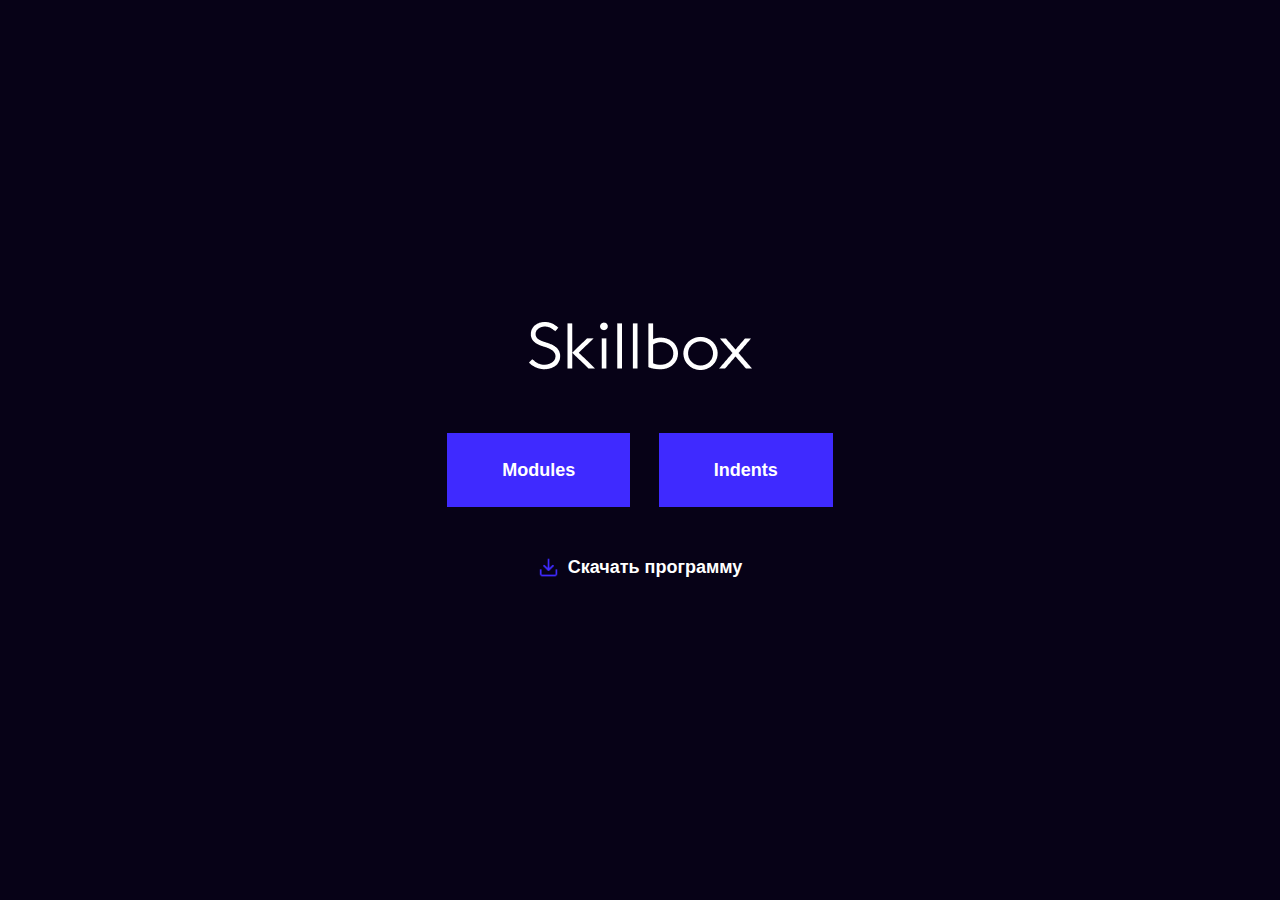
<file: index.html>
<!DOCTYPE html>
<html lang="ru">
<head>
  <meta charset="UTF-8">
  <meta name="viewport" content="width=device-width, initial-scale=1.0">
  <link rel="stylesheet" href="css/normalize.css">
  <link rel="stylesheet" href="/css/style.css">
  <title>Домашняя работа 3</title>
</head>
<body>
  <div class="main-content">
    <header class="header_main_page">
      <a href="http://skillbox.ru" target="_blank" rel="noopener noreferrer">
        <img src="img/logo-light.png" alt="Логотип Skollbox">
      </a>
    </header>


    <div class="links">
      <a class="link-style link" href="modules.html">Modules </a><a class="link link-style" href="article.html">Indents</a>
    </div>
    <a class="link-style downloader main__color" href="skillbox.docx" target="download">Скачать программу</a>
  </div>
</body>
</html>
</file>
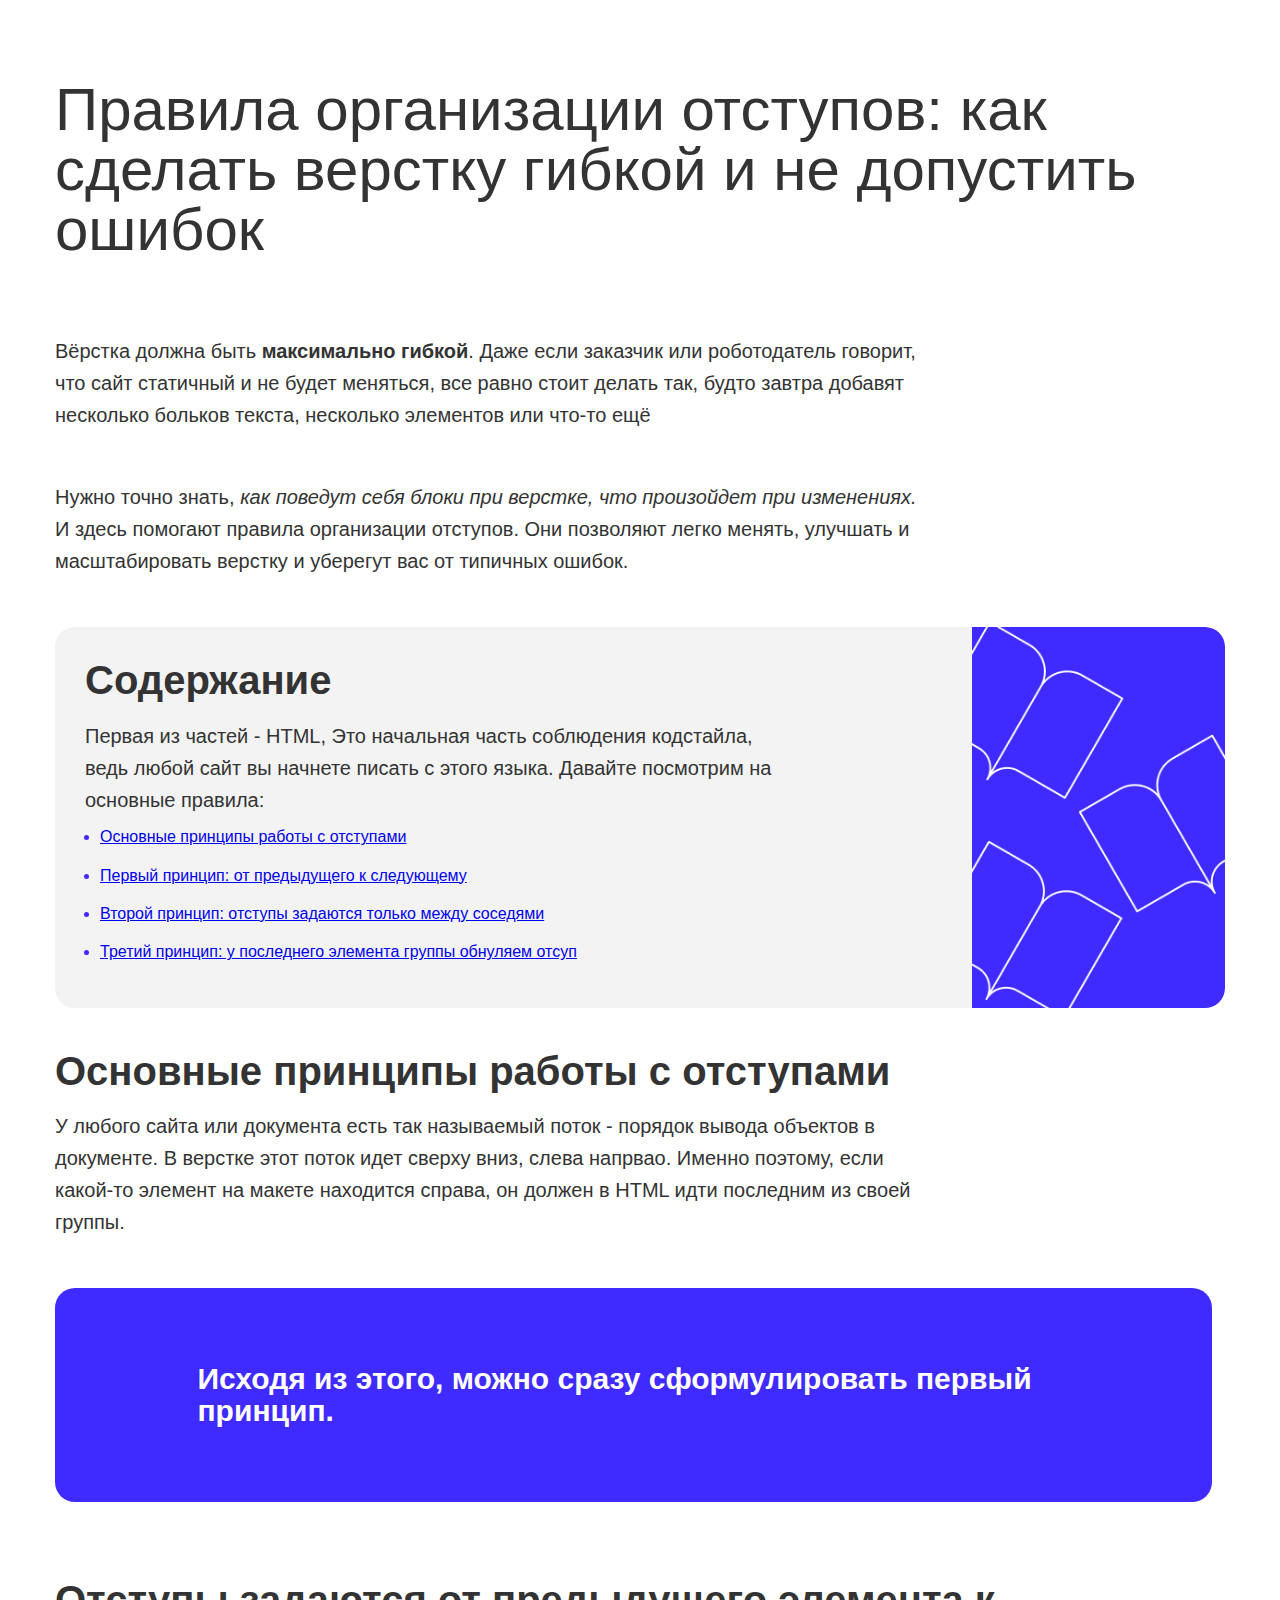
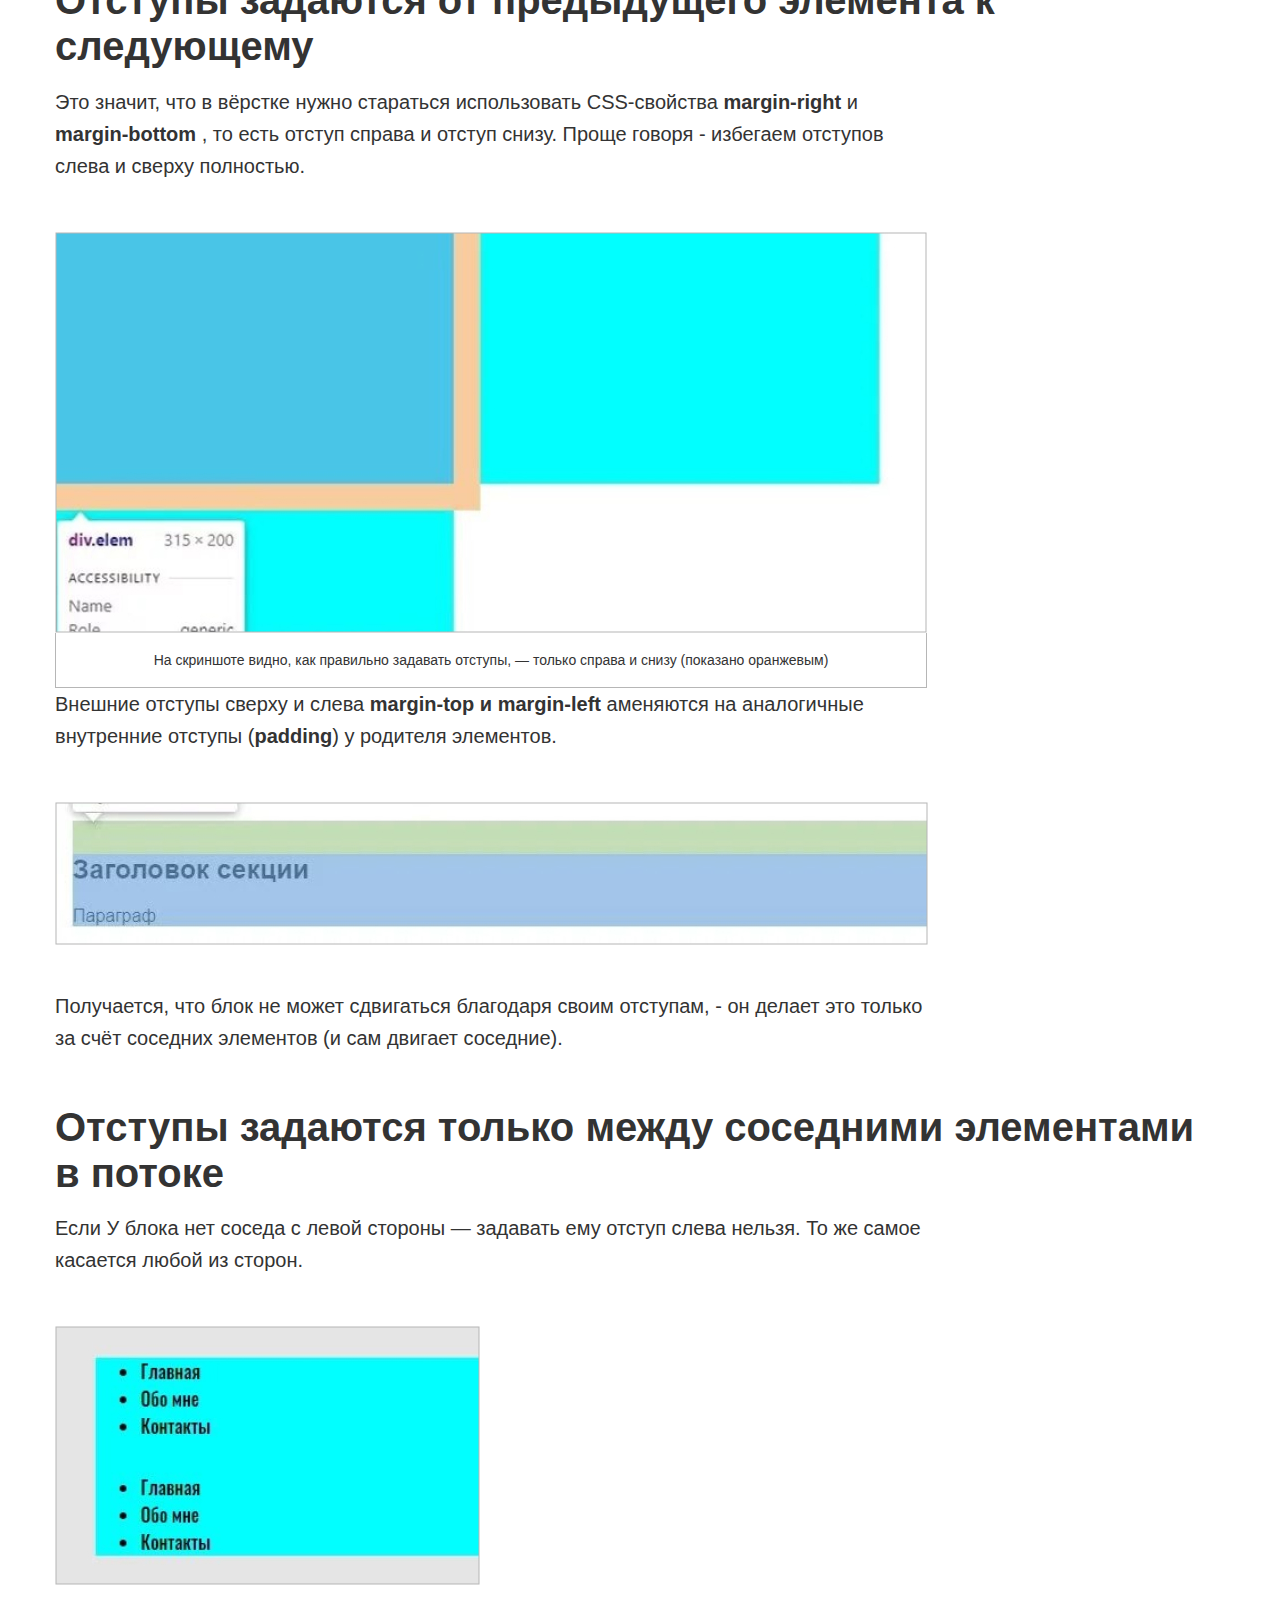
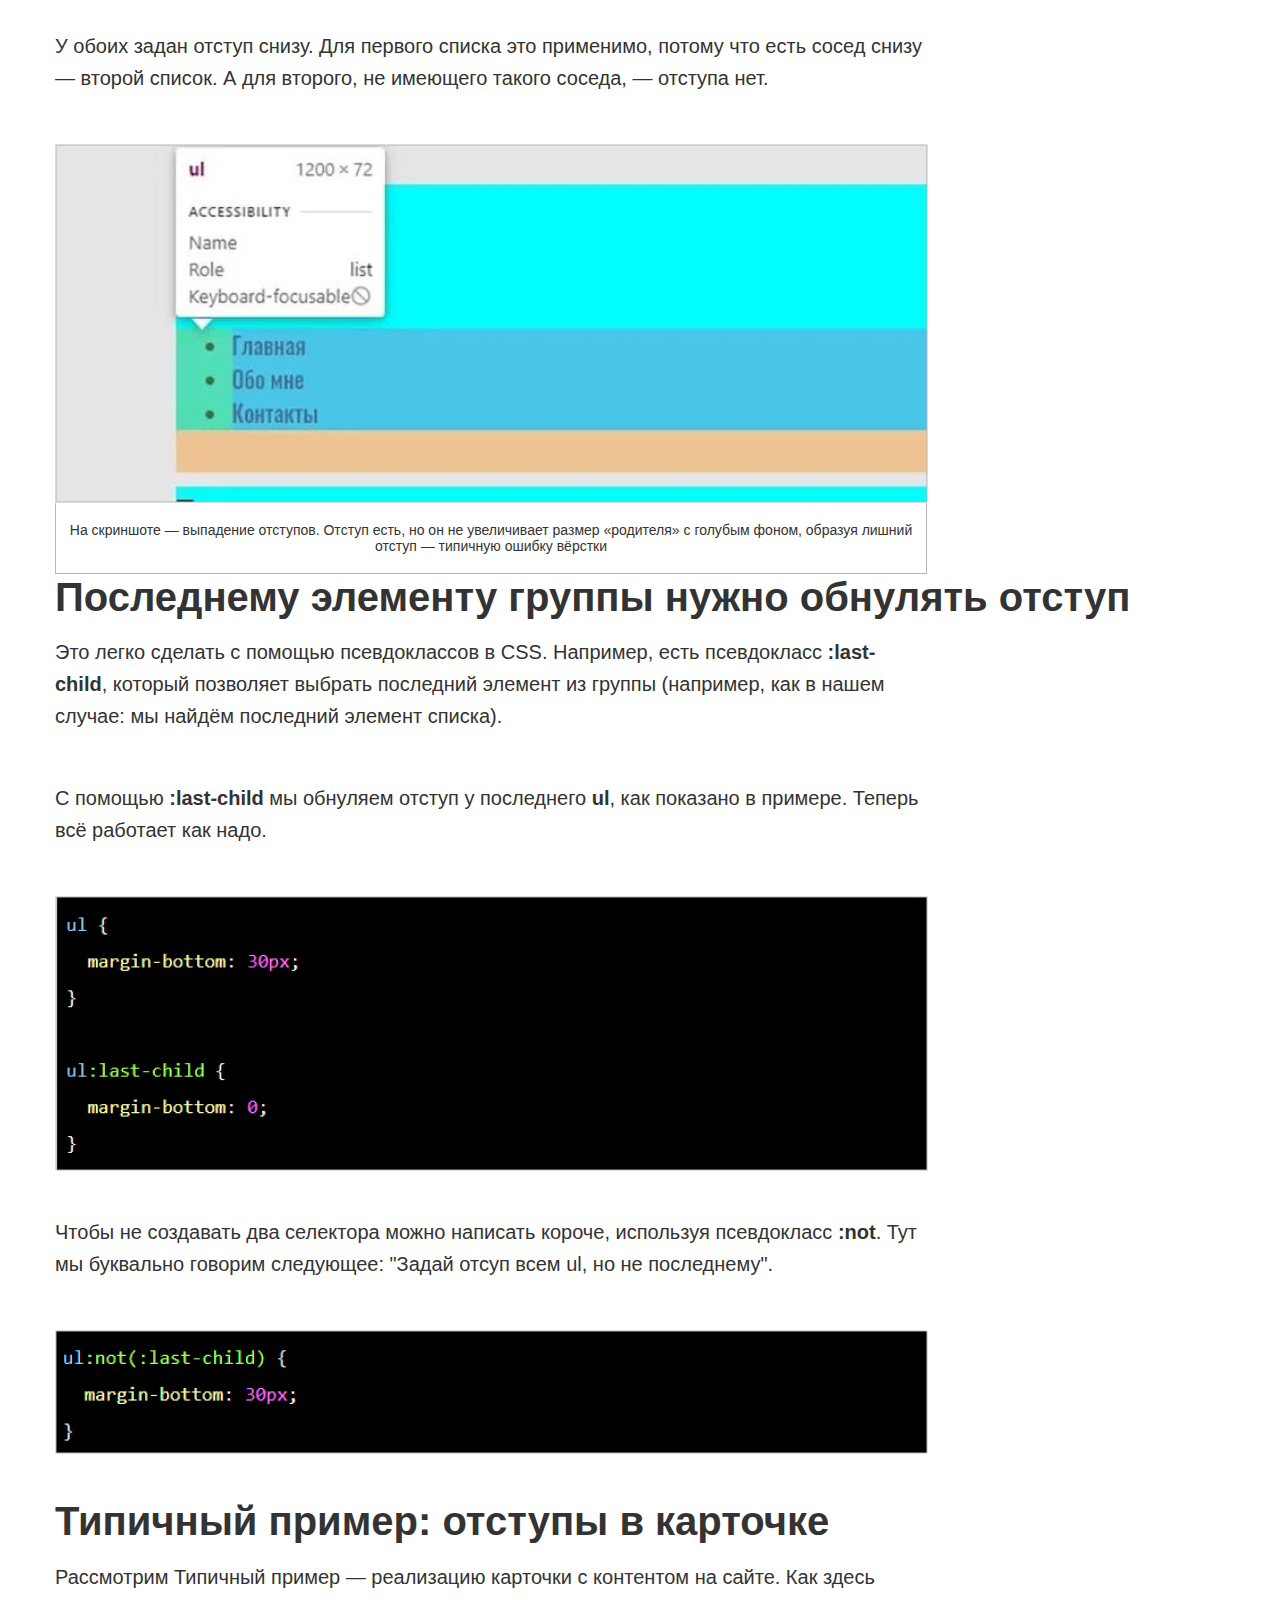
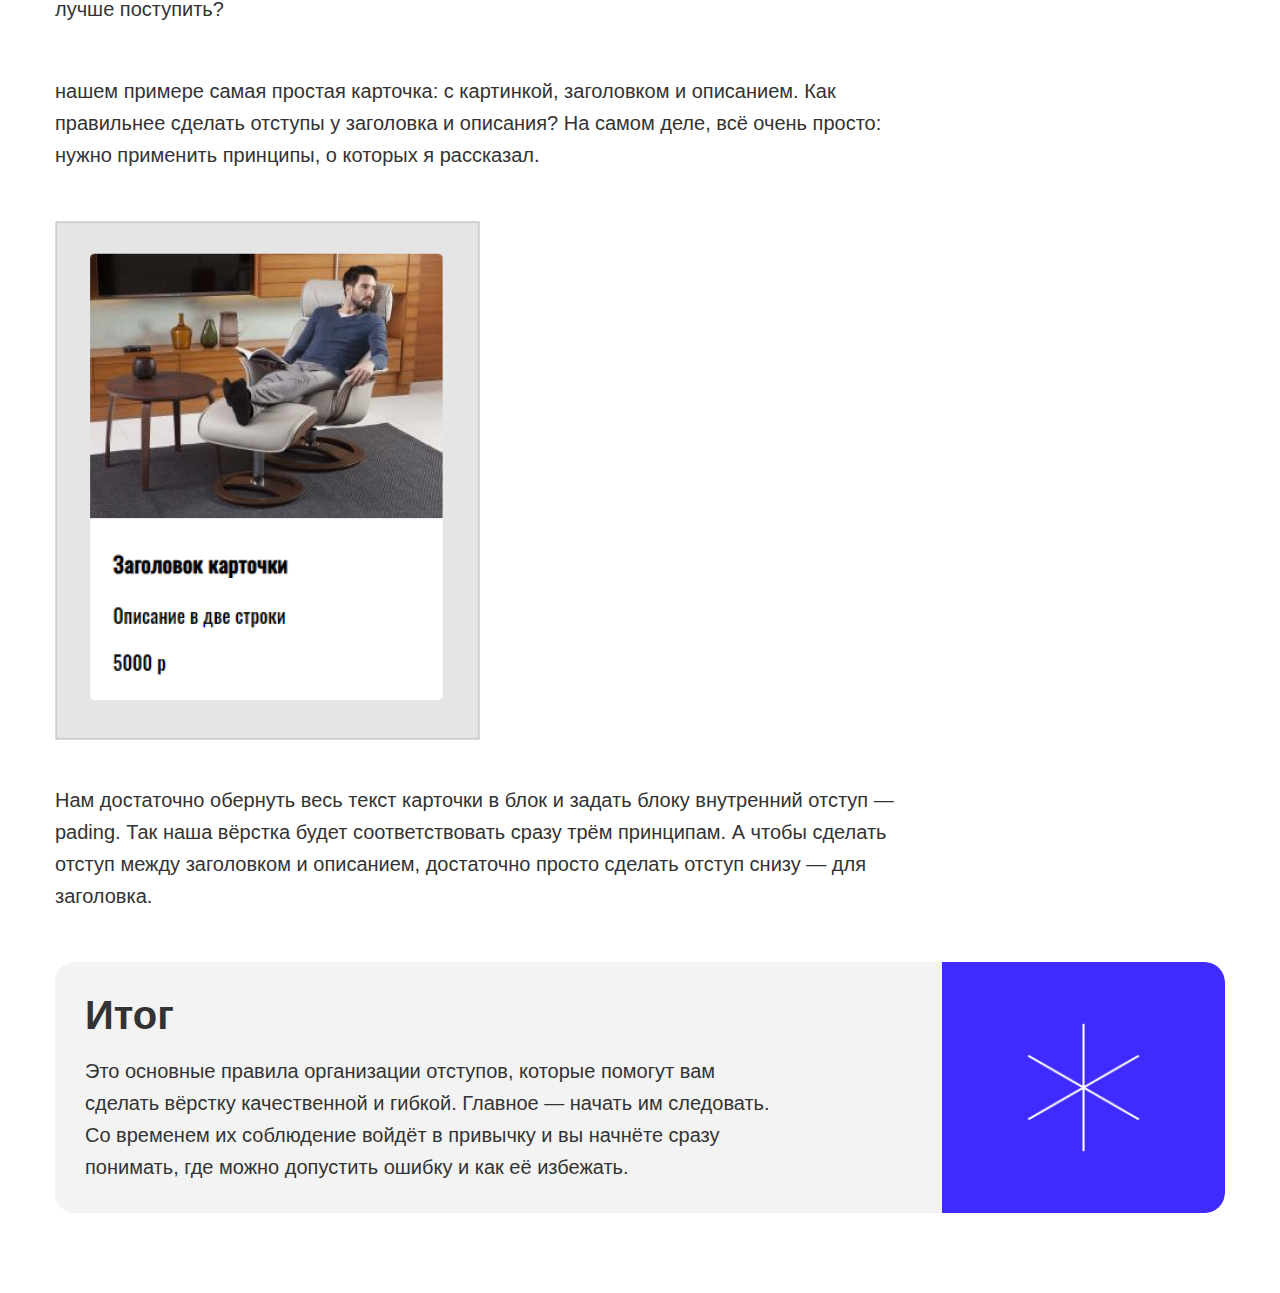
<file: article.html>
<!DOCTYPE html>
<html lang="ru">
<head>
  <meta charset="UTF-8">
  <meta name="viewport" content="width=device-width, initial-scale=1.0">
  <link rel="stylesheet" href="css/normalize.css">
  <link rel="stylesheet" href="/css/article.style.css">
  <title>Правила организации отступов</title>
</head>
<body>
  <div class="container">
    <header>
      <h1 class="main_headline">Правила организации отступов: как сделать верстку гибкой и не допустить ошибок</h1>
    </header>

    <p >Вёрстка должна быть <strong>максимально </strong><b>гибкой</b>. Даже если заказчик или роботодатель говорит, что сайт статичный и не будет меняться, все равно стоит делать так, будто завтра добавят несколько больков текста, несколько элементов или что-то ещё</p>

    <p>Нужно точно знать, <i> как поведут себя блоки при верстке, что произойдет при изменениях.</i> И здесь помогают правила организации отступов. Они позволяют легко менять, улучшать и масштабировать верстку и уберегут вас от типичных ошибок.</p>

    <div class="maintenance wrapper wrapper_bg_image-decorate-1">

        <h2>Содержание</h2>

        <p>Первая из частей - HTML, Это начальная часть соблюдения кодстайла, ведь любой сайт вы начнете писать с этого языка. Давайте посмотрим на основные правила:</p>

        <ul>
          <li><a href="#anhor-1">Основные принципы работы с отступами</a></li>
          <li><a href="#anhor-2">Первый принцип: от предыдущего к следующему</a></li>
          <li><a href="#anhor-3">Второй принцип: отступы задаются только между соседями</a></li>
          <li><a href="#anhor-4">Третий принцип: у последнего элемента группы обнуляем отсуп</a></li>
        </ul>
    </div>
    <div class="anchor-1">

      <h2 id="anhor-1">Основные принципы работы с отступами</h2>

      <p>У любого сайта или документа есть так называемый поток - порядок вывода объектов в документе. В верстке этот поток идет сверху вниз, слева напрвао. Именно поэтому, если какой-то элемент на макете находится справа, он должен в HTML идти последним из своей группы.</p>

      <p class="selections">Исходя из этого, можно сразу сформулировать первый принцип.</p>

    </div>

    <div class="anchor-2">

      <h2 id="anhor-2">Отступы задаются от предыдущего элемента к следующему</h2>

      <p>Это значит, что в вёрстке нужно стараться использовать CSS-свойства <b>margin-right</b> и <b>margin-bottom</b> , то есть отступ справа и отступ снизу. Проще говоря - избегаем отступов слева и сверху полностью.</p>

      <figure>

        <img src="img/1.jpg" alt="Пример где должен быть отступ">

        <figcaption>На скриншоте видно, как правильно задавать отступы, — только справа и снизу (показано оранжевым)</figcaption>

      </figure>

      <p>Внешние отступы сверху и слева <b>margin-top и margin-left</b> аменяются на аналогичные внутренние отступы (<b>padding</b>) у родителя элементов.</p>

      <img src="img/2.jpg" alt="Пример внутреннего отступа">

      <p>Получается, что блок не может сдвигаться благодаря cвоим отступам, - он делает это только за счёт соседних элементов (и сам двигает соседние).</p>

    </div>

    <div class="anchor-3">

      <h2 id="anhor-3">Отступы задаются только между соседними элементами в потоке</h2>

      <p>Если У блока нет соседа с левой стороны — задавать ему отступ слева нельзя. То же самое касается любой из сторон.</p>

      <img src="img/3.jpg" alt="Пример оглавления с отступами">

      <p>У обоих задан отступ снизу. Для первого списка это применимо, потому что есть сосед снизу — второй список. А для второго, не имеющего такого соседа, — отступа нет.</p>

      <figure>
        <img src="img/4.jpg" alt="Пример выпадения отсупов">
        <figcaption>На скриншоте — выпадение отступов. Отступ есть, но он не увеличивает размер «родителя» с голубым фоном, образуя лишний отступ — типичную ошибку вёрстки</figcaption>
      </figure>
    </div>

    <div class="anchor-4">

      <h2 id="anhor-4">Последнему элементу группы нужно обнулять отступ</h2>

      <p>Это легко сделать с помощью псевдоклассов в CSS. Например, есть псевдокласс <b>:last-child</b>, который позволяет выбрать последний элемент из группы (например, как в нашем случае: мы найдём последний элемент списка).</p>

      <p>С помощью <b>:last-child</b> мы обнуляем отступ у последнего <b>ul</b>, как показано в примере. Теперь всё работает как надо.</p>

      <img src="img/5.jpg" alt="Пример с использованием псевдокласса">

      <p>Чтобы не создавать два селектора можно написать короче, используя псевдокласс <b>:not</b>. Тут мы буквально говорим следующее: "Задай отсуп всем ul, но не последнему". </p>

      <img src="img/6.jpg" alt="Пример использования одного селектора">

      <h2>Типичный пример: отступы в карточке</h2>

      <p>Рассмотрим Типичный пример — реализацию карточки с контентом на сайте. Как здесь лучше поступить?</p>

      <p> нашем примере самая простая карточка: с картинкой, заголовком и описанием. Как правильнее сделать отступы у заголовка и описания? На самом деле, всё очень просто: нужно применить принципы, о которых я рассказал.</p>

      <img src="img/7.jpg" alt="Пример самой простой карточки с картинкой">

      <p>Нам достаточно обернуть весь текст карточки в блок и задать блоку внутренний отступ — pading. Так наша вёрстка будет соответствовать сразу трём принципам. А чтобы сделать отступ между заголовком и описанием, достаточно просто сделать отступ снизу — для заголовка.</p>
      <div class="wrapper wrapper_bg_image-decorate-2">

        <h2>Итог</h2>

        <p>Это основные правила организации отступов, которые помогут вам сделать вёрстку качественной и гибкой. Главное — начать им следовать. Со временем их соблюдение войдёт в привычку и вы начнёте сразу понимать, где можно допустить ошибку и как её избежать.</p>
      </div>
    </div>
  </div>
</body>
</html>
</file>
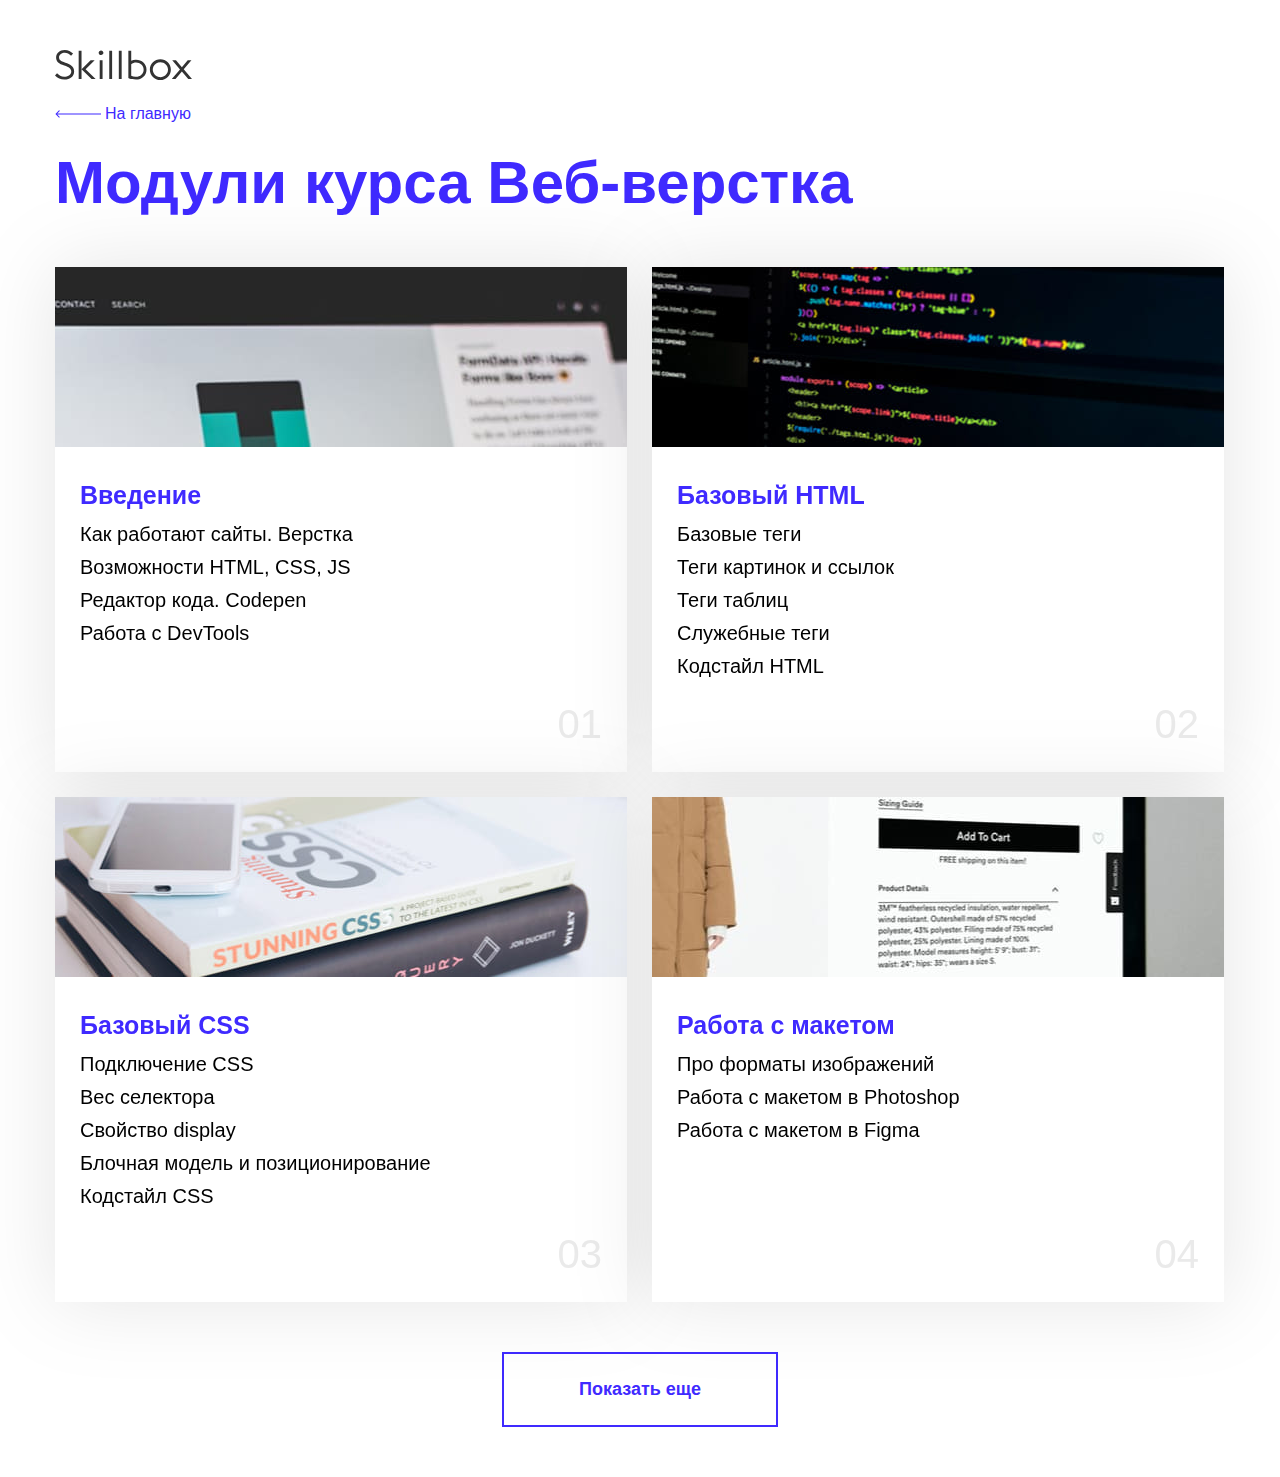
<file: modules.html>
<!DOCTYPE html>
<html lang="ru">
<head>
  <meta charset="UTF-8">
  <meta name="viewport" content="width=device-width, initial-scale=1.0">
  <link rel="stylesheet" href="css/normalize.css">
  <link rel="stylesheet" href="css/style.css">
  <title>Modules</title>
</head>
<body>
  <div class="main-container">
    <header class="header_modules">
      <img class="logo" src="img/skillbox_logo_black.svg" alt="skillbox logo">
      <a href="index.html" class="link_to_main_page main__color">На главную</a>
      <h1 class="main_headline_modules main__color">Модули курса Веб-верстка</h1>
    </header>
    <div class="card_modules">
      <ul class="card_module_list">
        <li class="card_module_item bg_image_card_1">
          <div class="transfers_wrapper">
            <h2 class="headline_card_module main__color">Введение</h2>
            <ul class="transfers">
              <li class="transfer">Как работают сайты. Верстка</li>
              <li class="transfer">Возможности HTML, CSS, JS</li>
              <li class="transfer">Редактор кода. Codepen</li>
              <li class="transfer">Работа с DevTools</li>
            </ul>
            <p class="number_module">01</p>
        </div>
        </li>
        <li class="card_module_item bg_image_card_2">
          <div class="transfers_wrapper">
            <h2 class="headline_card_module main__color">Базовый HTML</h2>
            <ul class="transfers">
              <li class="transfer">Базовые теги</li>
              <li class="transfer">Теги картинок и ссылок</li>
              <li class="transfer">Теги таблиц</li>
              <li class="transfer">Служебные теги</li>
              <li class="transfer">Кодстайл HTML</li>
            </ul>
            <p class="number_module">02</p>
          </div>
        </li>
        <li class="card_module_item bg_image_card_3">
          <div class="transfers_wrapper">
            <h2 class="headline_card_module main__color">Базовый CSS</h2>
            <ul class="transfers">
              <li class="transfer">Подключение CSS</li>
              <li class="transfer">Вес селектора</li>
              <li class="transfer">Свойство display</li>
              <li class="transfer">Блочная модель и позиционирование</li>
              <li class="transfer">Кодстайл CSS</li>
            </ul>
            <p class="number_module">03</p>
          </div>
        </li>
        <li class="card_module_item bg_image_card_4">
          <div class="transfers_wrapper">
            <h2 class="headline_card_module main__color">Работа с макетом</h2>
            <ul class="transfers">
              <li class="transfer">Про форматы изображений</li>
              <li class="transfer">Работа с макетом в Photoshop</li>
              <li class="transfer">Работа с макетом в Figma</li>
            </ul>
            <p class="number_module">04</p>
        </div>
        </li>
      </ul>
    </div>
    <div class="button_wrapper">
      <button class="btn_show_more main__color">Показать еще</button>
    </div>
  </div>
</body>
</html>
</file>
<file: css/style.css>
html {
	box-sizing: border-box;
}

*,
*::before,
*::after {
	box-sizing: inherit;
}

a {
	color: inherit;
	text-decoration: none;
}

img {
	max-width: 100%;
}

body {
	font-family: Arial, Helvetica, Verdana, sans-serif;
}

li {
  list-style: none;
}

.main__color {
  color: #3f2aff;
}

.main-content {
  display: flex;
  flex-direction: column;
  align-items: center;
  justify-content: center;

  min-height: 100vh;

  color: #fff;

  background-color: #070217;
}

.header_main_page {
  font-size: 50px;
  margin-bottom: 1em;
}

.links {
  margin-bottom: 3.125em;

}

.link {
  display: inline-block;
  padding: 1.5em 3.0625em;

  background-color: #3f2aff;
}


.link:not(:last-child) {
  margin-right: 1.5625em;
}

.link-style {
  font-weight: 700;
  font-size: 18px;

  color: #fff;
}

.downloader {
  background-image: url('/img/download.png');
  background-repeat: no-repeat;
  background-position: left center;
  background-size: contain;

  padding-left: 30px;
}

/* MODULES PAGE */

.main-container {
  margin: 0 auto;
  padding: 50px 0;

  max-width: 1170px;
}

.header_modules {
  margin-bottom: 50px;
}

.logo {
  margin-bottom: 25px;
  display: block;
}

.link_to_main_page {
  display: inline-block;

  background-image: url('/img/arrow_right.svg');
  background-repeat: no-repeat;
  background-position: left center;

  padding-left: 50px;
  margin-bottom: 25px;
}

.main_headline_modules {
  margin: 0;
  font-size: 60px;
}

.card_module_list {
  display: flex;
  flex-wrap: wrap;


  margin: 0 0 50px 0;
  padding: 0;
}

.card_module_item {
  width: 572px;
  min-height: 505px;
  position: relative;

  margin-bottom: 25px;

  background-color: #fff;
  background-size: contain;
  background-repeat: no-repeat;

  filter: drop-shadow(0px 0px 40px rgba(0, 0, 0, 0.1));
}

.bg_image_card_1 {
  background-image: url('/img/image_header_module_list_item_1.jpg');
}

.bg_image_card_2 {
  background-image: url('/img/image_header_module_list_item_2.jpg');
}

.bg_image_card_3 {
  background-image: url('/img/image_header_module_list_item_3.jpg');
}

.bg_image_card_4 {
  background-image: url('/img/image_header_module_list_item_4.jpg');
}

.card_module_item:not(:nth-child(even)) {
  margin-right: 25px;
}

.card_module_item:nth-child(3), .card_module_item:nth-child(4) {
  margin-bottom: 0;
}

.headline_card_module {
  font-size: 25px;
  line-height: 46px;
  margin: 0;
}

.transfers {
  padding: 0;
}

.transfer {
  font-size: 20px;
  line-height: 165%;
}

.transfers_wrapper {
  padding: 25px;
  padding-top: calc(180px + 25px);

}

.number_module {
  display: inline;
  position: absolute;
  right: 25px;
  bottom: 25px;

  padding: 0;
  margin: 0;

  font-size: 40px;
  line-height: 46px;

  color: #EAEAEA;
}

.button_wrapper {
  display: flex;
  justify-content: center;
}

.btn_show_more {
  padding: 25px 75px;

  background: inherit;

  cursor: pointer;

  font-size: 18px;
  font-weight: bold;

  border: 2px solid #3F2AFF;
}
</file>
<file: css/article.style.css>
body {
	font-family: Helvetica, Arial, Verdana, sans-serif;
}

.container {
  margin: 0 auto;
  padding: 80px 0;
  width: 1170px;
}

h1, h2, p, ul, figure {
 margin-top: 0;
 margin-left: 0;

 color: #333;

}

ul {
  padding-left: 15px;
}

.main_headline {
  margin-bottom: 1.25em;

  font-weight: 400;
  font-size: 60px;
  line-height: 60px;
}

p {
  margin-bottom: 2.5em;
  max-width: 872px;

  font-weight: 400;
  font-size: 20px;
  line-height: 32px;
}

.selections {
  padding: 2.5em 4.75em;
  width: 100%;

  font-weight: 700;
  font-size: 30px;
  color:#fff;

  background-color: #3f2aff;
  border-radius: 20px;
}

.wrapper {
  border-radius: 20px;
  padding: 30px;
  background-color: #f3f3f3;
  margin-bottom: 40px;

  background-position: right center;
  background-repeat: no-repeat;
  background-size: contain;
}

.wrapper p {
  margin-bottom: .625em;
  max-width: 692px;
}

.wrapper:last-child p, .wrapper:last-child{
  margin: 0;
}

.wrapper_bg_image-decorate-1 {
  background-image: url('/img/decorate-1.png');
}

.wrapper_bg_image-decorate-2 {
  background-image: url('/img/decorate-2.png');
}

h2 {
  margin-bottom: .41666667em;

  font-size: 40px;
  line-height: 46px;
}

li:not(:last-child) {
  margin-bottom: 1.25em;
}

li::marker {
  color: #3f2aff;
}

.link {
  border-bottom: 1px solid #3f2aff;

  font-size: 20px;
}

img:not(figure>img) {
  margin-bottom: 2.5em;
}

figure {
  display: inline-block;
  margin-bottom: 2.5em;
  max-width: 872px;

  font-size: 0;
}

figure figcaption {
  padding: 19px 0;

  font-weight: 400;
  font-size: 14px;
  text-align: center;

  border: 1px solid #b6b6b6;
  border-top: none;
}
</file>
